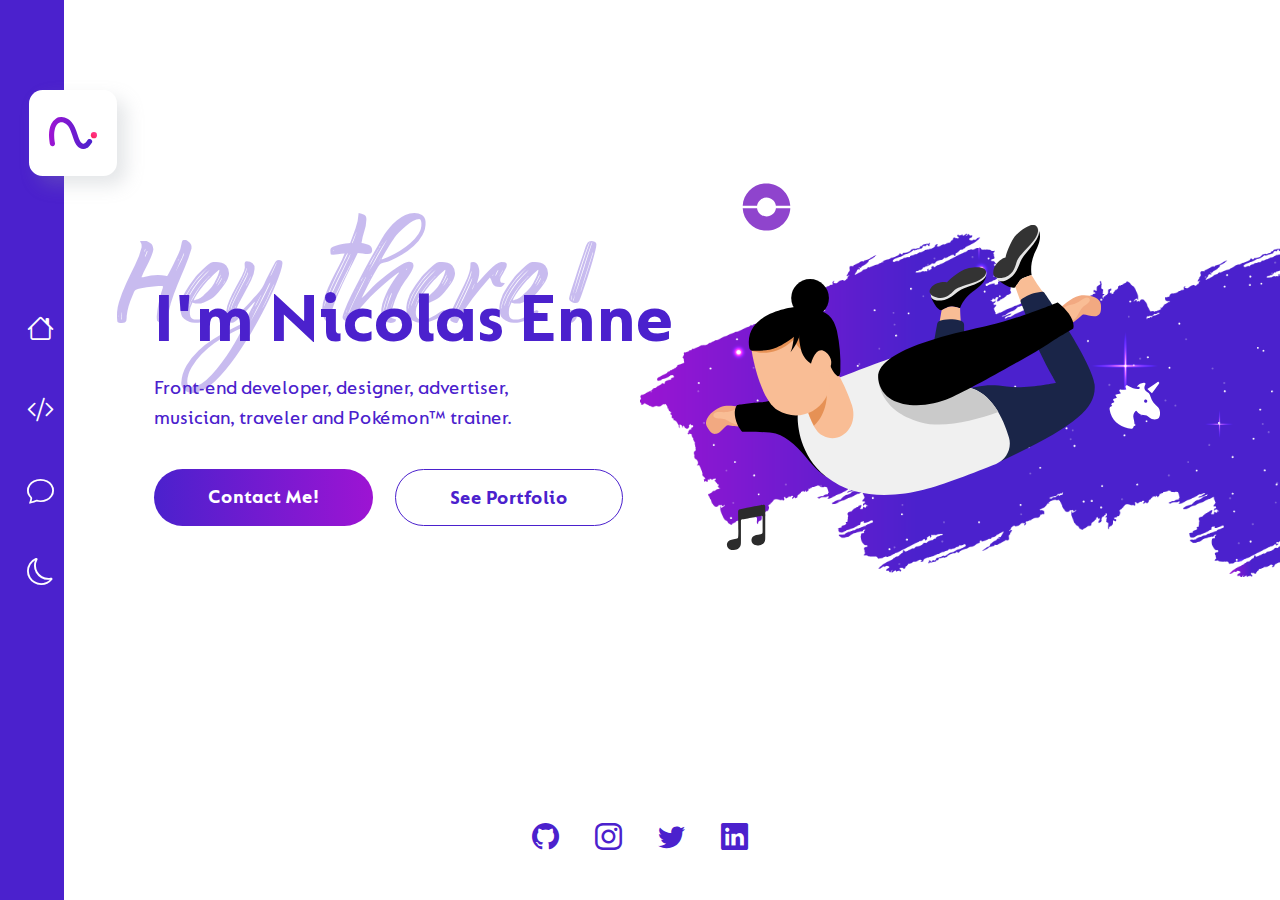
<file: index.html>
<!DOCTYPE html>
<html lang="en">
  <head>
    <meta charset="utf-8">
    <meta name="author" content="Nicolas Enne" />
    <meta name="description" content="Nicolas Enne - Front-end Developer and Designer.">
    <meta name="keywords" content="sites, web, development, programmer, front-end, designer, ui, ux, branding, nicolas, enne, freelancer, website" />
    <meta name="viewport" content="width=device-width, initial-scale=1">
    <meta name="theme-color" content="#4B21CD" />
    <meta name="copyright" content="nicolasenne 2021" />
    <meta http-equiv="content-language" content="en" />
    <meta property="og:image" content="https://nicolasenne.co/assets/images/icon.svg"/>
    <meta property="og:title" content="Nicolas Enne | Front-end Developer"/>
    <meta name="description" content="Nicolas Enne - Front-end Developer and Designer.">
    <meta property="og:type" content="website"/>
    <meta property="og:url" content="https://nicolasenne.co"/>
    <title>Nicolas Enne | Front-end Developer</title>
    <link rel="icon" href="assets/images/icon.svg">
    <link rel="stylesheet" href="https://cdn.jsdelivr.net/npm/bootstrap-icons@1.5.0/font/bootstrap-icons.css">
    <link rel="stylesheet" href="style/style.css">
    <link rel="shortcut icon" href="assets/images/icon.svg" type="image/x-icon" />
    <link rel="apple-touch-icon" href="assets/images/icon.svg" />
    <link rel="canonical" href="https://nicolasenne.co" />
    <!-- Global site tag (gtag.js) - Google Analytics -->
    <script async src="https://www.googletagmanager.com/gtag/js?id=G-3NZFQ0Q6FP"></script>
    <script>
      window.dataLayer = window.dataLayer || [];
      function gtag(){dataLayer.push(arguments);}
      gtag('js', new Date());

      gtag('config', 'G-3NZFQ0Q6FP');
    </script>
  </head>

  <body class="light-theme">
    <!-- Menu -->
    <header>
      <nav>
        <a href="index.html"><img class="logo" src="assets/images/icon.svg" alt="Nicolas Enne brand logo"></a>
        <ul>
          <div class="nav-anime">
            <li class="nav-item">
              <a href="index.html"><i class="nav-icon bi bi-house"></i><p>Home</p></a>
            </li>
          </div>
          <div class="nav-anime">
            <li class="nav-item">
              <a href="work.html"><i class="nav-icon bi bi-code-slash"></i><p>Work</p></a>
            </li>
          </div>
          <div class="nav-anime">
            <li class="nav-item">
              <a href="contact.html"><i class="nav-icon bi bi-chat"></i><p>Contact</p></a>
            </li>
          </div>
          <div class="nav-anime">
            <li class="nav-item">
              <a class="btn-toggle" onclick="themeToggle()"><i class="nav-icon bi bi-moon"></i><p>Mode</p></a>
            </li>
          </div>
        </ul>
      </nav>
    </header>

    <!-- Main -->
    <main>
      <section class="main">
        <div class="content">
          <h1 class="rolling-text">I'm Nicolas Enne</h1>
          <h2>Front-end developer, designer, advertiser, musician, traveler and Pokémon™ trainer.</h2>
          <h3>Hey there!</h3>
          <div class="buttons">
            <a href="contact.html" class="btn btn-contact">Contact Me!</a>
            <a href="work.html" class="btn btn-portfolio purple1">See Portfolio</a>
          </div>
        </div>
        <div class="main-img">
          <img class="main-detail" src="assets/images/main-detail.png" alt="Splash paint detail">
          <img class="nicolas-enne floating" src="assets/images/img-main.svg" alt="Nicolas Enne floating">
          <img class="icon-1 floating" src="assets/images/icon-1.svg">
          <img class="icon-2 floating" src="assets/images/icon-2.svg">
          <img class="icon-3 floating" src="assets/images/icon-3.svg">
        </div>
      </section>
    </main>

    <!-- Footer -->
    <footer>
      <ul class="footer-list">
        <li><a href="https://github.com/nicolasenne" target="_blank"><i class="bi bi-github"></i></a></li>
        <li><a href="https://www.instagram.com/nicolasenne" target="_blank"><i class="bi bi-instagram"></i></a></li>
        <li><a href="https://twitter.com/nicolasenne" target="_blank"><i class="bi bi-twitter"></i></a></li>
        <li><a href="https://www.linkedin.com/in/nicolasenne" target="_blank"><i class="bi bi-linkedin"></i></a></li>
      </ul>
    </footer>

    <!-- JavaScript -->
    <script src="js/main.js"></script>
    <script src="js/text.js"></script>

  </body>
</html>
</file>
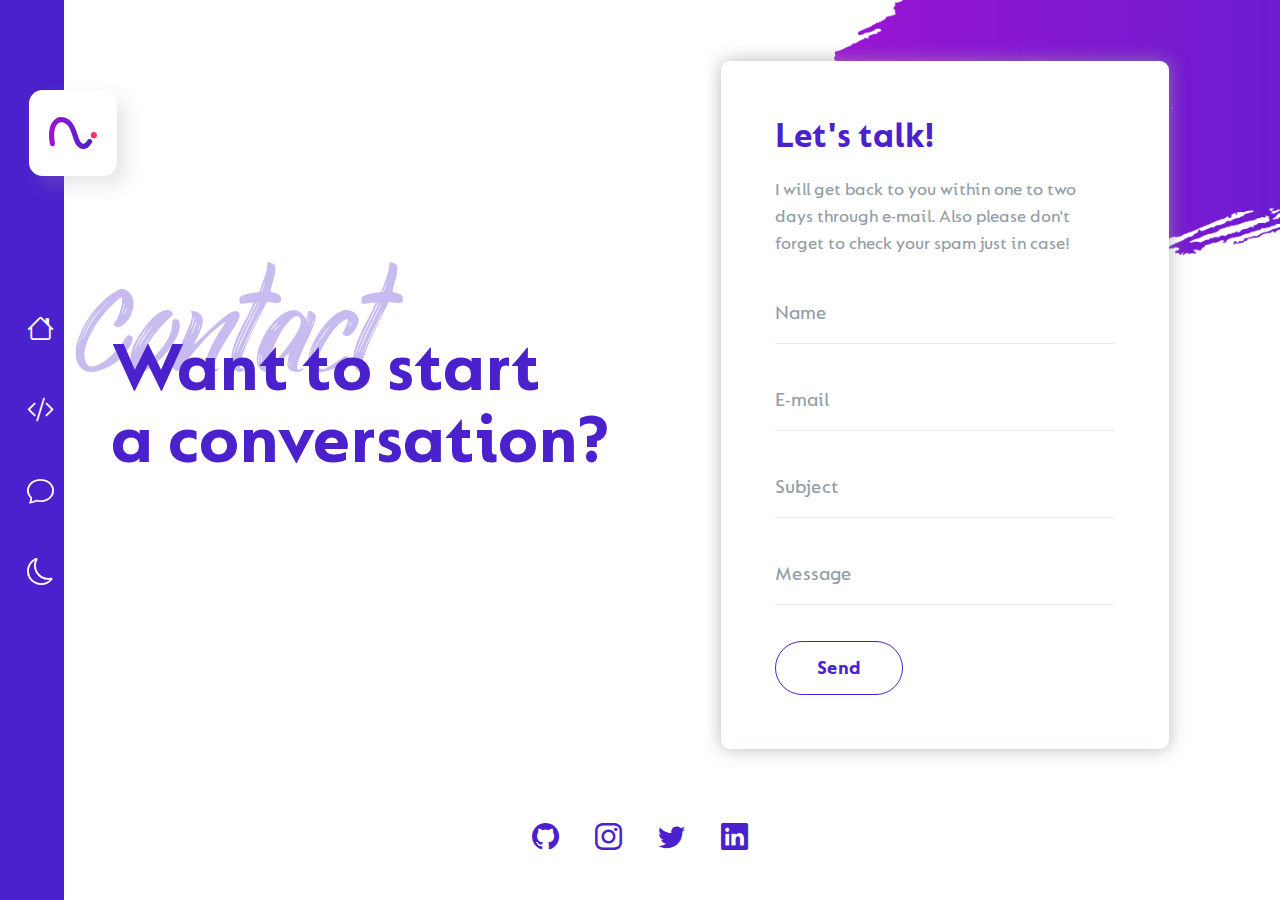
<file: contact.html>
<!DOCTYPE html>
<html lang="en">
  <head>
    <meta charset="utf-8">
    <meta name="author" content="Nicolas Enne" />
    <meta name="description" content="Nicolas Enne - Front-end Developer and Designer.">
    <meta name="keywords" content="sites, web, development, programmer, front-end, designer, ui, ux, branding, nicolas, enne, freelancer, website" />
    <meta name="viewport" content="width=device-width, initial-scale=1">
    <meta name="theme-color" content="#4B21CD" />
    <meta name="copyright" content="nicolasenne 2021" />
    <meta http-equiv="content-language" content="en" />
    <meta property="og:image" content="https://nicolasenne.co/assets/images/icon.svg"/>
    <meta property="og:title" content="Contact | Nicolas Enne - Front-end Developer"/>
    <meta name="description" content="Nicolas Enne - Front-end Developer and Designer - Contact">
    <meta property="og:type" content="website"/>
    <meta property="og:url" content="https://nicolasenne.co"/>
    <title>Contact | Nicolas Enne</title>
    <link rel="icon" href="assets/images/icon.svg">
    <link rel="stylesheet" href="https://cdn.jsdelivr.net/npm/bootstrap-icons@1.5.0/font/bootstrap-icons.css">
    <link rel="stylesheet" href="style/style.css">
    <link rel="shortcut icon" href="assets/images/icon.svg" type="image/x-icon" />
    <link rel="apple-touch-icon" href="assets/images/icon.svg" />
    <link rel="canonical" href="https://nicolasenne.co/contact" />
    <!-- Global site tag (gtag.js) - Google Analytics -->
    <script async src="https://www.googletagmanager.com/gtag/js?id=G-3NZFQ0Q6FP"></script>
    <script>
      window.dataLayer = window.dataLayer || [];
      function gtag(){dataLayer.push(arguments);}
      gtag('js', new Date());

      gtag('config', 'G-3NZFQ0Q6FP');
    </script>
  </head>

  <body class="light-theme">
    <!-- Navbar -->
    <header>
      <nav>
        <a href="index.html"><img class="logo" src="assets/images/icon.svg" alt="Nicolas Enne brand logo"></a>
        <ul>
          <div class="nav-anime">
            <li class="nav-item">
              <a href="index.html"><i class="nav-icon bi bi-house"></i><p>Home</p></a>
            </li>
          </div>
          <div class="nav-anime">
            <li class="nav-item">
              <a href="work.html"><i class="nav-icon bi bi-code-slash"></i><p>Work</p></a>
            </li>
          </div>
          <div class="nav-anime">
            <li class="nav-item">
              <a href="contact.html"><i class="nav-icon bi bi-chat"></i><p>Contact</p></a>
            </li>
          </div>
          <div class="nav-anime">
            <li class="nav-item">
              <a class="btn-toggle" onclick="themeToggle()"><i class="nav-icon bi bi-moon"></i><p>Mode</p></a>
            </li>
          </div>
        </ul>
      </nav>
    </header>

    <!-- Title & Form -->
    <section class="contact">
      <img class="detail-1" src="assets/images/detail-1.png" alt="Splash paint detail">
      <div class="content">
        <h3>Contact</h3>
        <h1>Want to start <br>a conversation?</h1>
      </div>
      <div class="contact-box">
        <h2>Let's talk!</h2>
        <p>I will get back to you within one to two days through e-mail. Also please don't forget to check your spam just in case!</p>
        <form action="https://formspree.io/f/xleapbeo" method="POST" id="my-form">
          <div class="field">
            <input type="text" name="name" required>
            <label>Name</label>
          </div>
          <div class="field">
            <input type="email" name="email" required>
            <label>E-mail</label>
          </div>
          <div class="field">
            <input type="text" name="subject" required>
            <label>Subject</label>
          </div>
          <div class="field">
            <input type="textarea" name="message" required>
            <label>Message</label>
          </div>
          <button type="submit" class="btn-portfolio btn-send">
            <span>Send</span>
            <div id="status">
              <i class="bi bi-check-lg success"></i>
            </div>
          </button>
        </form>
      </div>
    </section>

    <!-- Footer -->
    <footer>
      <ul class="footer-list">
        <li><a href="https://github.com/nicolasenne" target="_blank"><i class="bi bi-github"></i></a></li>
        <li><a href="https://www.instagram.com/nicolasenne" target="_blank"><i class="bi bi-instagram"></i></a></li>
        <li><a href="https://twitter.com/nicolasenne" target="_blank"><i class="bi bi-twitter"></i></a></li>
        <li><a href="https://www.linkedin.com/in/nicolasenne" target="_blank"><i class="bi bi-linkedin"></i></a></li>
      </ul>
    </footer>

    <!-- JavaScript -->
    <script src="js/sent.js"></script>
    <script src="js/main.js"></script>

  </body>
</html>
</file>
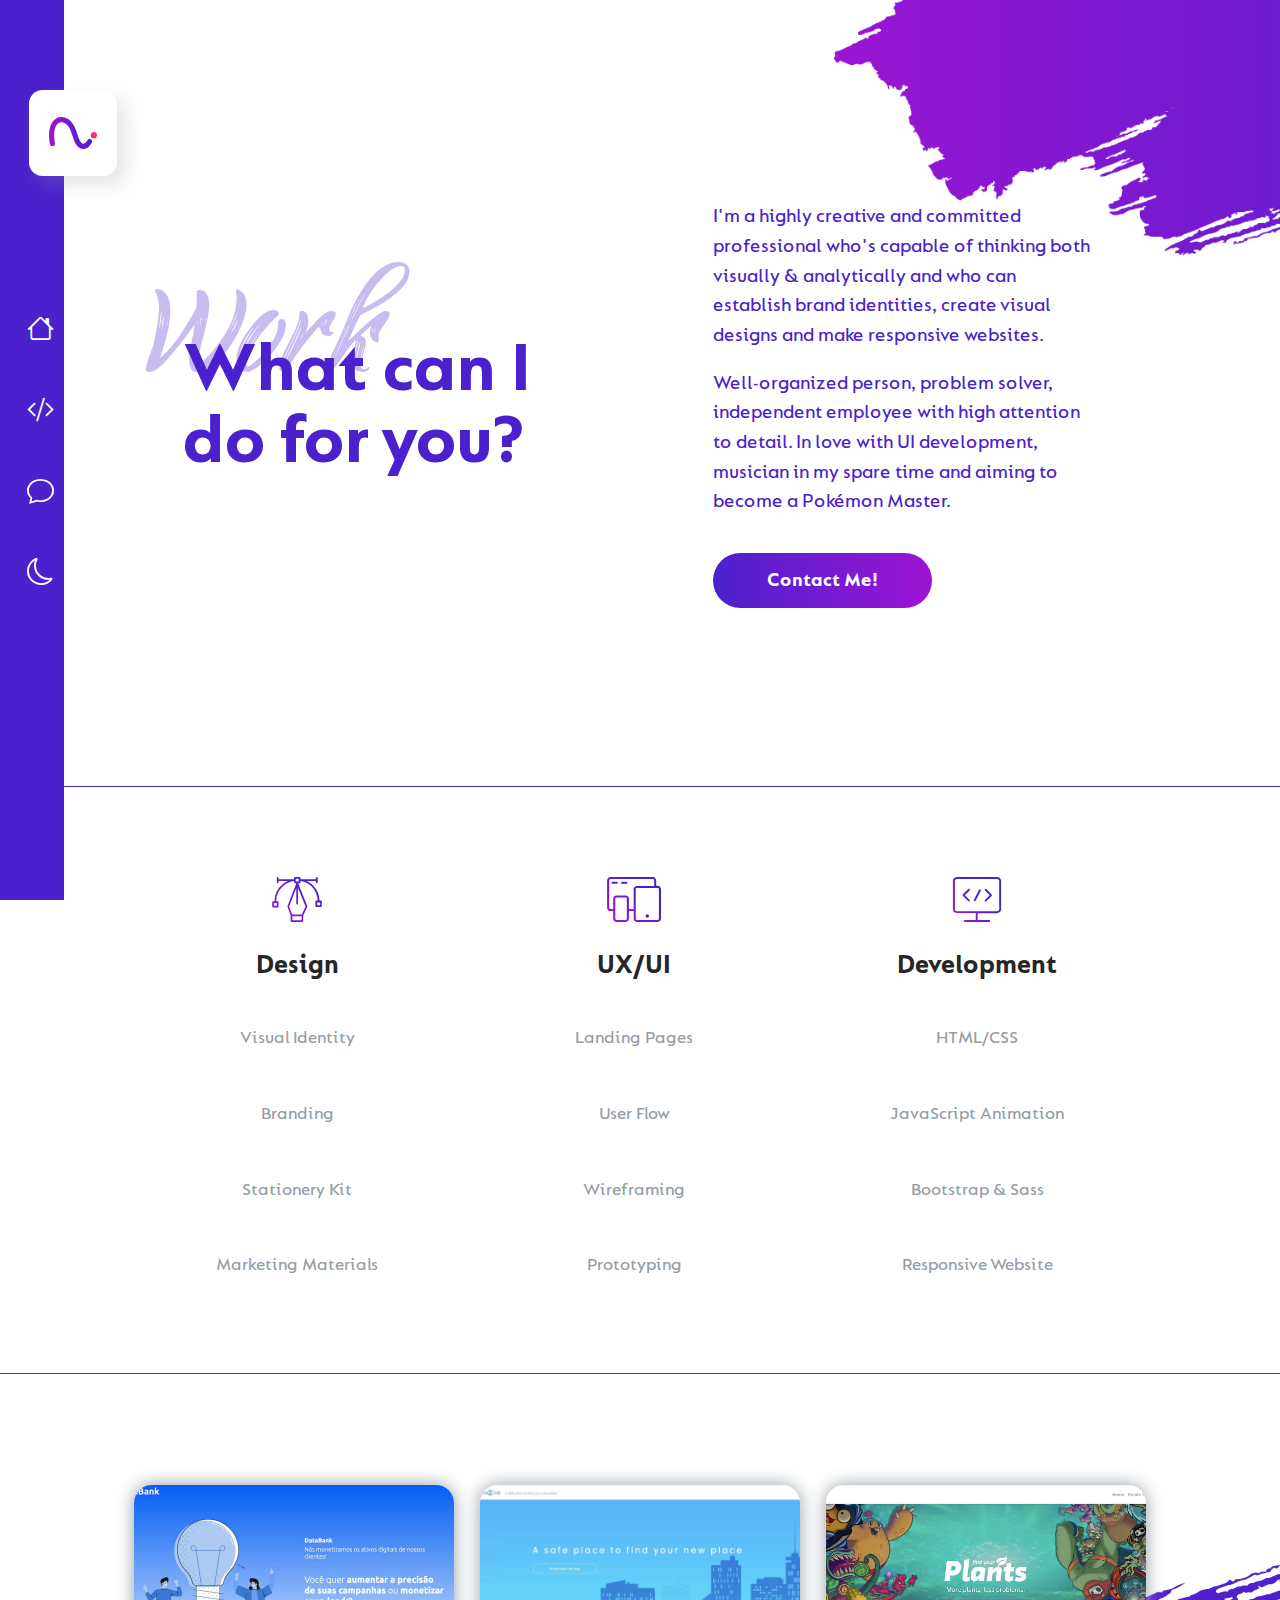
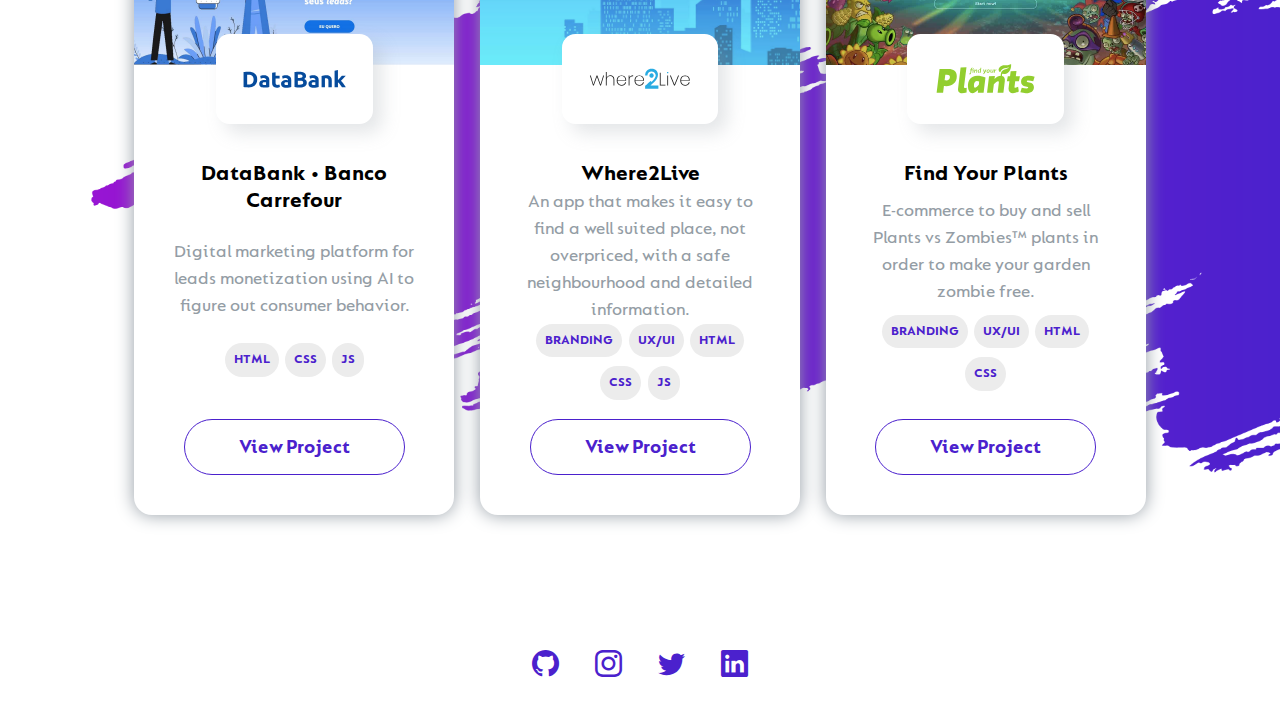
<file: work.html>
<!DOCTYPE html>
<html lang="en">
  <head>
    <meta charset="utf-8">
    <meta name="author" content="Nicolas Enne" />
    <meta name="description" content="Nicolas Enne - Front-end Developer and Designer.">
    <meta name="keywords" content="sites, web, development, programmer, front-end, designer, ui, ux, branding, nicolas, enne, freelancer, website" />
    <meta name="viewport" content="width=device-width, initial-scale=1">
    <meta name="theme-color" content="#4B21CD" />
    <meta name="copyright" content="nicolasenne 2021" />
    <meta http-equiv="content-language" content="en" />
    <meta property="og:image" content="https://nicolasenne.co/assets/images/icon.svg"/>
    <meta property="og:title" content="Work | Nicolas Enne - Front-end Developer"/>
    <meta name="description" content="Nicolas Enne - Front-end Developer and Designer - Work">
    <meta property="og:type" content="website"/>
    <meta property="og:url" content="https://nicolasenne.co"/>
    <title>Work | Nicolas Enne</title>
    <link rel="icon" href="assets/images/icon.svg">
    <link rel="stylesheet" href="https://cdn.jsdelivr.net/npm/bootstrap-icons@1.5.0/font/bootstrap-icons.css">
    <link rel="stylesheet" href="style/style.css">
    <link rel="shortcut icon" href="assets/images/icon.svg" type="image/x-icon" />
    <link rel="apple-touch-icon" href="assets/images/icon.svg" />
    <link rel="canonical" href="https://nicolasenne.co/work" />
    <!-- Global site tag (gtag.js) - Google Analytics -->
    <script async src="https://www.googletagmanager.com/gtag/js?id=G-3NZFQ0Q6FP"></script>
    <script>
      window.dataLayer = window.dataLayer || [];
      function gtag(){dataLayer.push(arguments);}
      gtag('js', new Date());

      gtag('config', 'G-3NZFQ0Q6FP');
    </script>
  </head>

  <body class="light-theme">
    <!-- Navbar -->
    <header>
      <nav>
        <a href="index.html"><img class="logo" src="assets/images/icon.svg" alt="Nicolas Enne brand logo"></a>
        <ul>
          <div class="nav-anime">
            <li class="nav-item">
              <a href="index.html"><i class="nav-icon bi bi-house"></i><p>Home</p></a>
            </li>
          </div>
          <div class="nav-anime">
            <li class="nav-item">
              <a href="work.html"><i class="nav-icon bi bi-code-slash"></i><p>Work</p></a>
            </li>
          </div>
          <div class="nav-anime">
            <li class="nav-item">
              <a href="contact.html"><i class="nav-icon bi bi-chat"></i><p>Contact</p></a>
            </li>
          </div>
          <div class="nav-anime">
            <li class="nav-item">
              <a class="btn-toggle" onclick="themeToggle()"><i class="nav-icon bi bi-moon"></i><p>Mode</p></a>
            </li>
          </div>
        </ul>
      </nav>
    </header>

    <!-- Title -->
    <section class="work">
      <div class="content">
        <h3>Work</h3>
        <h1>What can I <br>do for you?</h1>
      </div>
      <img class="detail-1" src="assets/images/detail-1.png" alt="Splash paint detail">
      <div class="content">
        <p>I'm a highly creative and committed professional who's capable of thinking both visually & analytically
        and who can establish brand identities, create visual designs and make responsive websites.</p>
        <p>Well-organized person, problem solver, independent employee with high attention to detail. In love with
          UI development, musician in my spare time and aiming to become a Pokémon Master.</p>
        <div class="buttons">
          <a href="contact.html" class="btn btn-contact">Contact Me!</a>
        </div>
      </div>
    </section>

    <!-- Skills -->
    <section class="skills">
      <div class="skills-flex">
        <div class="skills-items">
          <img src="assets/images/skills-img-1.svg">
          <h5>Design</h5>
          <ul>
            <div class="skills-bars">
              <div class="bar">
                <div class="progress-line hundred"><span></span></div>
                <li>Visual Identity</li>
              </div>
              <div class="bar">
                <div class="progress-line hundred"><span></span></div>
                <li>Branding</li>
              </div>
              <div class="bar">
                <div class="progress-line eighty"><span></span></div>
                <li>Stationery Kit</li>
              </div>
              <div class="bar">
                <div class="progress-line ninety"><span></span></div>
                <li>Marketing Materials</li>
              </div>
            </div>
          </ul>
        </div>
        <div class="skills-items">
          <img src="assets/images/skills-img-2.svg">
          <h5>UX/UI</h5>
          <ul>
            <div class="skills-bars">
              <div class="bar">
                <div class="progress-line hundred"><span></span></div>
                <li>Landing Pages</li>
              </div>
              <div class="bar">
                <div class="progress-line ninety"><span></span></div>
                <li>User Flow</li>
              </div>
              <div class="bar">
                <div class="progress-line eighty"><span></span></div>
                <li>Wireframing</li>
              </div>
              <div class="bar">
                <div class="progress-line eighty"><span></span></div>
                <li>Prototyping</li>
              </div>
            </div>
          </ul>
        </div>
        <div class="skills-items">
          <img src="assets/images/skills-img-3.svg">
          <h5>Development</h5>
          <ul>
            <div class="skills-bars">
              <div class="bar">
                <div class="progress-line ninety"><span></span></div>
                <li>HTML/CSS</li>
              </div>
              <div class="bar">
                <div class="progress-line fifty"><span></span></div>
                <li>JavaScript Animation</li>
              </div>
              <div class="bar">
                <div class="progress-line sixty"><span></span></div>
                <li>Bootstrap & Sass</li>
              </div>
              <div class="bar">
                <div class="progress-line seventy"><span></span></div>
                <li>Responsive Website</li>
              </div>
            </div>
          </ul>
        </div>
      </div>
    </section>

    <!-- Portfolio -->
    <section class="portfolio">
      <img class="detail-2" src="assets/images/detail-2.png" alt="Splash paint detail">
      <div class="cards">
        <div class="card">
          <img class="card-img" src="assets/images/portfolio-1.jpg">
          <div class="card-body">
            <img class="card-logo" src="assets/images/logo-1.svg">
            <h4>DataBank • Banco Carrefour</h4>
            <p>Digital marketing platform for leads monetization using AI to figure out consumer behavior.</p>
            <div class="tags">
              <span class="tag">HTML</span>
              <span class="tag">CSS</span>
              <span class="tag">JS</span>
            </div>
            <a class="btn btn-portfolio btn-card" href="http://www.databank-poc.cf/" target="_blank">View Project</a>
          </div>
        </div>
        <div class="card">
          <img class="card-img" src="assets/images/portfolio-2.jpg">
          <div class="card-body">
            <img class="card-logo" src="assets/images/logo-2.svg">
            <h4>Where2Live</h4>
            <p>An app that makes it easy to find a well suited place, not overpriced, with a safe neighbourhood and detailed information.</p>
            <div class="tags">
              <span class="tag">Branding</span>
              <span class="tag">UX/UI</span>
              <span class="tag">HTML</span>
              <span class="tag">CSS</span>
              <span class="tag">JS</span>
            </div>
            <a class="btn btn-portfolio btn-card" href="https://where2live.herokuapp.com/home" target="_blank">View Project</a>
          </div>
        </div>
        <div class="card">
          <img class="card-img" src="assets/images/portfolio-3.jpg">
          <div class="card-body">
            <img class="card-logo" src="assets/images/logo-3.svg">
            <h4>Find Your Plants</h4>
            <p>E-commerce to buy and sell Plants vs Zombies™ plants in order to make your garden zombie free.</p>
            <div class="tags">
              <span class="tag">Branding</span>
              <span class="tag">UX/UI</span>
              <span class="tag">HTML</span>
              <span class="tag">CSS</span>
            </div>
            <a class="btn btn-portfolio btn-card" href="https://plants-vs-zoombies-leetchos.herokuapp.com/" target="_blank">View Project</a>
          </div>
        </div>
      </div>
    </section>

    <!-- Footer -->
    <footer>
      <ul class="footer-list">
        <li><a href="https://github.com/nicolasenne" target="_blank"><i class="bi bi-github"></i></a></li>
        <li><a href="https://www.instagram.com/nicolasenne" target="_blank"><i class="bi bi-instagram"></i></a></li>
        <li><a href="https://twitter.com/nicolasenne" target="_blank"><i class="bi bi-twitter"></i></a></li>
        <li><a href="https://www.linkedin.com/in/nicolasenne" target="_blank"><i class="bi bi-linkedin"></i></a></li>
      </ul>
    </footer>

    <!-- JavaScript -->
    <script src="js/main.js"></script>

  </body>
</html>
</file>
<file: style/style.css>
/* Normalize */

html {
  line-height: 1.15; /* 1 */
  -webkit-text-size-adjust: 100%; /* 2 */
}

body {
  margin: 0;
}

main {
  display: block;
}

h1 {
  font-size: 2em;
  margin: 0.67em 0;
}

hr {
  box-sizing: content-box; /* 1 */
  overflow: visible; /* 2 */
}

pre {
  font-family: monospace, monospace; /* 1 */
  font-size: 1em; /* 2 */
}

a {
  background-color: transparent;
}

abbr[title] {
  border-bottom: none; /* 1 */
  text-decoration: underline; /* 2 */
  text-decoration: underline dotted; /* 2 */
}

b,
strong {
  font-weight: bolder;
}

code,
kbd,
samp {
  font-family: monospace, monospace; /* 1 */
  font-size: 1em; /* 2 */
}

small {
  font-size: 80%;
}

sub,
sup {
  font-size: 75%;
  line-height: 0;
  position: relative;
  vertical-align: baseline;
}

sub {
  bottom: -0.25em;
}

sup {
  top: -0.5em;
}

img {
  border-style: none;
}

button,
input,
optgroup,
select,
textarea {
  font-family: inherit; /* 1 */
  font-size: 100%; /* 1 */
  line-height: 1.15; /* 1 */
  margin: 0; /* 2 */
}

button,
input { /* 1 */
  overflow: visible;
}

button,
select { /* 1 */
  text-transform: none;
}

button,
[type="button"],
[type="reset"],
[type="submit"] {
  -webkit-appearance: button;
}

button::-moz-focus-inner,
[type="button"]::-moz-focus-inner,
[type="reset"]::-moz-focus-inner,
[type="submit"]::-moz-focus-inner {
  border-style: none;
  padding: 0;
}

button:-moz-focusring,
[type="button"]:-moz-focusring,
[type="reset"]:-moz-focusring,
[type="submit"]:-moz-focusring {
  outline: 1px dotted ButtonText;
}

fieldset {
  padding: 0.35em 0.75em 0.625em;
}

legend {
  box-sizing: border-box; /* 1 */
  color: inherit; /* 2 */
  display: table; /* 1 */
  max-width: 100%; /* 1 */
  padding: 0; /* 3 */
  white-space: normal; /* 1 */
}

progress {
  vertical-align: baseline;
}

textarea {
  overflow: auto;
}

[type="checkbox"],
[type="radio"] {
  box-sizing: border-box; /* 1 */
  padding: 0; /* 2 */
}

[type="number"]::-webkit-inner-spin-button,
[type="number"]::-webkit-outer-spin-button {
  height: auto;
}

[type="search"] {
  -webkit-appearance: textfield; /* 1 */
  outline-offset: -2px; /* 2 */
}

[type="search"]::-webkit-search-decoration {
  -webkit-appearance: none;
}

::-webkit-file-upload-button {
  -webkit-appearance: button; /* 1 */
  font: inherit; /* 2 */
}

details {
  display: block;
}

summary {
  display: list-item;
}

template {
  display: none;
}

[hidden] {
  display: none;
}

a {
  text-decoration: none;
}

 ol, ul {
   list-style: none;
 }

 html, body, div, span, iframe, h1, h2, h3, h4, h5, h6, p, blockquote, a, em, img, dl, dt, dd, ol, ul, li, fieldset, form, label, legend, article, footer, header, nav, section, main {
   margin: 0;
   padding: 0;
   border: 0;
   vertical-align: baseline;
 }

 h1, h2, h3, h4, h5, h6, p, a, ul {
   font-size: 1em;
   font-weight: normal;
 }

 /* Input Styles */

 input:-webkit-autofill,
 input:-webkit-autofill:hover,
 input:-webkit-autofill:focus,
 textarea:-webkit-autofill,
 textarea:-webkit-autofill:hover,
 textarea:-webkit-autofill:focus,
 select:-webkit-autofill,
 select:-webkit-autofill:hover,
 select:-webkit-autofill:focus {
   -webkit-text-fill-color: var(--clr-black);
   -webkit-box-shadow: 0 0 0px 1000px transparent inset;
   box-shadow: 0 0 0px 1000px transparent inset;
   transition: background-color 5000s ease-in-out 0s;
 }

 .dark-theme input:-webkit-autofill {
   -webkit-text-fill-color: var(--clr-white);
 }

 input, select, textarea { color: var(--clr-black); }
 .dark-theme input, select, textarea { color: var(--clr-white); }

/* Fonts */

@font-face {
  font-family: 'FSLucasPro';
  src: url('../assets/fonts/FSLucasPro-Bold.ttf');
  font-style: bold;
  font-weight: 700;
}

@font-face {
  font-family: 'FSLucasPro';
  src: url('../assets/fonts/FSLucasPro-SemiBd.ttf');
  font-style: semibold;
  font-weight: 600;
}

@font-face {
  font-family: 'FSLucasPro';
  src: url('../assets/fonts/FSLucasPro-Med.ttf');
  font-style: medium;
  font-weight: 500;
}

@font-face {
  font-family: 'YouthTouchRegular';
  src: url('../assets/fonts/YouthTouchRegular.ttf');
  font-style: normal;
  font-weight: 500;
}


/* General */

:root {
  font-size: 16px;
  font-family: 'FSLucasPro';
  --clr-white: #fff;
  --clr-black: #262626;
  --clr-gray1:  #949da5;
  --clr-gray2: #ececec;
  --clr-purple1: #4B21CD;
  --clr-purple2: #9D14D3;
  --clr-hover: #291075;
  --clr-check: #00bfa5;
}

html { height: 100%; }
body { display: flex; flex-flow: column; min-height: 100vh; }

body.light-theme { background: #fff; transition: ease .5s; }
body.dark-theme { background: #060606; transition: ease .5s; }

body::-webkit-scrollbar { height: 0.5vw; width: 0.5vw; }
body::-webkit-scrollbar-track { background: var(--clr-gray2); }
body::-webkit-scrollbar-thumb { background: var(--clr-purple1); border-radius: 1vh; }

::selection { color: var(--clr-white); background: var(--clr-purple1); }


/* Navbar */

nav {
  display: flex;
  align-items: center;
  position: fixed;
  width: 5vw;
  min-width: 5%;
  height: 100vh;
  z-index: 1000;
  text-align: center;
  color: var(--clr-white);
  background-color: var(--clr-purple1);
}

  .logo {
    position: absolute;
    top: 10%;
    left: 45%;
    height: 3.5vh;
    padding: 3vh 2.2vh;
    border-radius: 1.5vh;
    background-color: var(--clr-white);
    box-shadow: rgba(149 157 165 / 0.25) 1vh 1vh 2vh;
  }

  .dark-theme .logo {
    box-shadow: rgba(0, 0, 0, 0) 1vh 1vh 2vh;
  }

  .nav-anime {
    height: 9vh;
    overflow: hidden;
    cursor: pointer;
    display: block;
  }

  .nav-anime:hover .nav-item {
    margin-top: -6vh;
  }

  .nav-anime:hover {
    background: var(--clr-hover);
    transform: scale(1.2);
    cursor: pointer;
  }

  .nav-anime,
  .nav-item {
    transition: ease .3s;
  }

    .nav-item {
      display: block;
      font-size: 2vh;
    }

    .nav-item a {
      color: var(--clr-white);
    }

    .nav-icon {
      display: flex;
      font-size: 3vh;
      margin: 3vh;
    }


/* Multiple Pages */

.content {
  position: relative;
  display: flex;
  flex-flow: column;
  gap: 2vh;
  color: var(--clr-purple1);
}

  .content h1 {
    font: bold 8vh 'FSLucasPro';
    line-height: 1.0;
    white-space: nowrap;
    z-index: 1;
  }

    .rolling-text {
      height: 8vh;
      overflow: hidden;
    }

      .dark-theme .rolling-text .letter {
        transform: translateY(-100%);
      }

      .rolling-text .block:last-child {
        color: var(--clr-purple2);
      }

      .rolling-text .letter {
        display: inline-block;
        transition: transform 0.6s cubic-bezier(0.76, 0, 0.24, 1);
      }

      .letter:nth-child(1)  { transition-delay: 0s; }
      .letter:nth-child(2)  { transition-delay: 0.015s; }
      .letter:nth-child(3)  { transition-delay: 0.03s; }
      .letter:nth-child(4)  { transition-delay: 0.045s; }
      .letter:nth-child(5)  { transition-delay: 0.06s; }
      .letter:nth-child(6)  { transition-delay: 0.075s; }
      .letter:nth-child(7)  { transition-delay: 0.09s; }
      .letter:nth-child(8)  { transition-delay: 0.105s; }
      .letter:nth-child(9)  { transition-delay: 0.12s; }
      .letter:nth-child(10) { transition-delay: 0.135s; }
      .letter:nth-child(11) { transition-delay: 0.15s; }
      .letter:nth-child(12) { transition-delay: 0.165s; }
      .letter:nth-child(13) { transition-delay: 0.18s; }
      .letter:nth-child(14) { transition-delay: 0.195s; }
      .letter:nth-child(15) { transition-delay: 0.21s; }
      .letter:nth-child(16) { transition-delay: 0.225s; }
      .letter:nth-child(17) { transition-delay: 0.24s; }
      .letter:nth-child(18) { transition-delay: 0.255s; }
      .letter:nth-child(19) { transition-delay: 0.27s; }
      .letter:nth-child(20) { transition-delay: 0.285s; }
      .letter:nth-child(21) { transition-delay: 0.3s; }

  .content h2,
  .content p  {
    max-width: 30vw;
    font-size: 2.2vh;
    line-height: 1.5;
  }

  h3 {
    position: absolute;
    font: 20vh 'YouthTouchRegular';
    top: -12vh;
    left: -3vw;
    opacity: 0.3;
    white-space: nowrap;
  }

  .dark-theme h3 {
    opacity: 0.6;
  }


/* Home */

.main {
  display: flex;
  align-items: center;
  justify-content: space-between;
  margin-left: 12vw;
  height: 90vh;
  gap: 5vw;
}

    .buttons {
      display: flex;
      gap: 2.5vh;
    }

    .btn {
      flex-flow: row nowrap;
      font: bold 2.2vh 'FSLucasPro';
      padding: 1.7vh 6vh;
      margin-top: 2vh;
      border-radius: 5vh;
      border: none;
      background-size: 200%;
      cursor: pointer;
      transition: ease .3s;
    }

    .btn-contact {
      background-image: linear-gradient(to left, var(--clr-purple1), var(--clr-purple2), var(--clr-purple1));
      color: var(--clr-white);
    }

    .btn-contact:hover {
      background-position: right;
      transform: scale(1.1);
    }

    .btn-portfolio {
      background: none;
      position: relative;
      overflow: hidden;
      border: 0.1vh solid var(--clr-purple1);
      color: var(--clr-purple1);
    }

    .btn-portfolio::before,
    .btn-portfolio::after {
      content: '';
      position: absolute;
      z-index: -1;
      background: var(--clr-purple1);
    }

    .btn-portfolio:hover {
      color: var(--clr-white);
    }

    .btn-portfolio::after {
      height: 100%;
      left: -35%;
      top: 0;
      transform: skew(50deg);
      transition-duration: 0.6s;
      transform-origin: top left;
      width: 0;
    }

    .btn-portfolio:hover:after {
      height: 100%;
      width: 135%;
    }

    .main-img {
      position: relative;
      display: flex;
      align-items: center;
    }

    .main-detail {
      position: absolute;
      right: 0;
      width: 50vw;
    }

    .floating {
      animation: floating 5s ease-in-out infinite;
    }

    @keyframes floating {
        from { transform: translate(0,  0px); }
        50%  { transform: translate(-15px, 40px); }
        to   { transform: translate(0, -0px); }
    }

    .nicolas-enne {
      position: absolute;
      top: -20vh;
      right: 14vw;
      height: 30vh;
    }

    .icon-1, .icon-2, .icon-3 {
      position: absolute;
    }

    .icon-1 {
      height: 6vh;
      top: -25vh;
      right: 38vw;
      animation-delay: -2s;
    }

    .icon-2 {
      height: 7vh;
      right: 9vw;
      animation-delay: -1s;
    }

    .icon-3 {
      height: 7vh;
      top: 10vh;
      right: 39vw;
      animation-delay: -3s;
    }


/* Work */

.work {
  display: flex;
  align-items: center;
  justify-content: space-evenly;
  height: 90vh;
}

.detail-1 {
  position: absolute;
  height: 30vh;
  top: 0;
  right: 0;
  z-index: -10;
}

/* Work - Skills */

.skills {
  height: 60vh;
  display: flex;
  flex-flow: column;
  align-items: center;
  justify-content: center;
  gap: 10vh;
  text-align: center;
}

  .skills:before, .skills:after {
    content: "";
    margin: 0 1rem;
    width: 100%;
    border-top: 0.1vh solid var(--clr-purple1);
  }

    .skills-flex {
      display: flex;
      gap: 15vw;
    }

      .skills-items {
        display: flex;
        flex-flow: column;
        gap: 3vh;
        min-width: 10vw;
      }

        .skills img {
          height: 5vh;
        }

        .skills h5 {
          font: bold 3vh 'FSLucasPro';
          color: var(--clr-black);
        }

        .dark-theme .skills h5 {
          color: var(--clr-white);
        }

          .skills li {
            font-size: 2vh;
            line-height: 2;
            color: var(--clr-gray1);
          }

          .dark-theme .skills li {
            color: var(--clr-gray2);
          }

          .skills-bars {
            display: flex;
            flex-flow: column;
            gap: 3vh;
          }

          .skills-bars .bar .progress-line {
            height: 0.4vh;
            width: 100%;
            background: var(--clr-gray2);
            position: relative;
            transform: scaleX(0);
            transform-origin: left;
            border-radius: 2vh;
            animation: animate 2s ease forwards;
          }

            @keyframes animate {
              100% { transform: scaleX(1); }
            }

            .bar {
              display: flex;
              flex-flow: column;
              gap: 1vh;
            }

            .bar .progress-line span {
              height: 100%;
              left: 0;
              position: absolute;
              border-radius: 2vh;
              transform: scaleX(0);
              transform-origin: left;
              background: var(--clr-purple1);
              animation: animate 2s 1.5s ease forwards;
            }

            .dark-theme .bar .progress-line span {
              background: var(--clr-purple2);
            }

            .bar .progress-line.hundred span{ width: 100%; }
            .bar .progress-line.ninety span{ width: 90%; }
            .bar .progress-line.eighty span{ width: 80%; }
            .bar .progress-line.seventy span{ width: 70%; }
            .bar .progress-line.sixty span{ width: 60%; }
            .bar .progress-line.fifty span{ width: 50%; }


/* Work - Portfolio */

.portfolio {
  display: flex;
  flex-flow: column;
  align-items: center;
  justify-content: center;
  height: 100vh;
}

  .detail-2 {
    position: absolute;
    width: 95vw;
    right: 0;
    z-index: -10;
  }

  .cards {
    display: flex;
    align-items: center;
    justify-content: center;
    gap: 2vw;
  }

    .card {
      height: 70vh;
      width: 25vw;
      border-radius: 2vh;
      box-shadow: var(--clr-gray1) 0 0 2vh;
      overflow: hidden;
      background-color: var(--clr-white);
      z-index: 0;
    }

    .dark-theme .card {
      background-color: var(--clr-black);
      box-shadow: rgba(0, 0, 0, 0) 0 0 2vh;
    }

      .card-img {
        height: 20vh;
        width: 100%;
        object-fit: cover;
        transition: ease .3s;
      }

      .card-img:hover {
        transform: scale(1.1);
        overflow: hidden;
      }

      .card-body {
        position: relative;
        height: 50%;
        display: flex;
        flex-flow: column;
        align-items: center;
        justify-content: space-between;
        text-align: center;
        padding: 10vh 3vw;
      }

        .card-logo {
          position: absolute;
          height: 4vh;
          max-width: 8vw;
          top: -4vh;
          padding: 3vh;
          border-radius: 1.5vh;
          background-color: var(--clr-white);
          box-shadow: rgba(149 157 165 / 0.25) 1vh 1vh 2vh;
        }

        .dark-theme .card-logo {
          box-shadow: rgba(0, 0, 0, 0) 1vh 1vh 2vh;
          border: 0.1vh solid var(--clr-white);
          fill: white;
        }

        .card h4 {
          font: bold 2.5vh 'FSLucasPro';
        }

        .dark-theme .card h4 {
          color: var(--clr-white);
        }

        .card p {
          font-size: 2vh;
          line-height: 1.5;
          color: var(--clr-gray1);
        }

        .dark-theme .card p {
          color: var(--clr-gray2);
        }

        .tags {
          display: flex;
          flex-flow: row wrap;
          justify-content: center;
          gap: 1vh 0.5vw;
        }

        .tag {
          font-size: 1.5vh;
          padding: 1vh;
          font-weight: bold;
          text-transform: uppercase;
          border-radius: 5vw;
          color: var(--clr-purple1);
          background-color: var(--clr-gray2);
        }

        .dark-theme .tag {
          color: var(--clr-white);
          background-color: var(--clr-purple1);
        }

        .btn-card {
          background-color: transparent;
          border: 0.1vh solid var(--clr-purple1);
        }

        .dark-theme .btn-card {
          background-color: transparent;
          border: 0.1vh solid var(--clr-white);
          color: var(--clr-white);
        }

        .btn-card:hover {
          color: var(--clr-white);
          border: 0.1vh solid var(--clr-purple1);
        }


/* Contact */

.contact {
  height: 90vh;
  display: flex;
  align-items: center;
  justify-content: space-evenly;
}

  .contact-box {
    position: relative;
    width: 35vw;
    padding: 6vh;
    box-sizing: border-box;
    border-radius: 1vh;
    box-shadow: rgb(149 157 165 / 70%) 0 0 2vh;
    z-index: 0;
    background-color: var(--clr-white);
  }

  .dark-theme .contact-box {
    background-color: var(--clr-black);
    box-shadow: rgba(0, 0, 0, 0) 0 0 2vh;
  }

    .contact-box h2 {
      font: bold 4vh 'FSLucasPro';
      color: var(--clr-purple1);
    }

    .dark-theme .contact-box h2 {
      color: var(--clr-purple2);
    }

    .contact-box p {
      margin: 2vh 0 4vh 0;
      font-size: 2vh;
      line-height: 1.5;
      color: var(--clr-gray1);
    }

    .dark-theme .contact-box p {
      color: var(--clr-gray2);
    }

    .field {
      position: relative;
    }

      .field input {
        width: 100%;
        padding: 1.5vh 0;
        font-size: 2.2vh;
        margin-bottom: 4vh;
        border: none;
        border-bottom: 0.2vh solid var(--clr-gray2);
        outline: none;
        background: transparent;
      }

      .field label {
        position: absolute;
        top: 0;
        left: 0;
        padding: 1vh 0;
        font-size: 2.2vh;
        pointer-events: none;
        transition: .5s;
        color: var(--clr-gray1);
      }

      .dark-theme .field label {
        color: var(--clr-gray2);
      }

      .field input:focus ~ label,
      .field input:valid ~ label {
        top: -2.5vh;
        left: 0;
        font-size: 1.8vh;
        color: var(--clr-purple1);
      }

      .dark-theme .field input:focus ~ label,
      .dark-theme .field input:valid ~ label {
        top: -2.5vh;
        left: 0;
        font-size: 1.8vh;
        color: var(--clr-purple2);
      }

      .wrapper{
        width: 100%;
        height: 100%;
      }

        .btn-send {
          position: relative;
          font: bold 2.2vh 'FSLucasPro';
          height: 6vh;
          width: 10vw;
          border-radius: 5vh;
          cursor: pointer;
          overflow: hidden;
          transition: .3s ease;
          z-index: 0;
          color: var(--clr-purple1);
          border: 0.1vh solid var(--clr-purple1);
          background-color: var(--clr-white);
        }

        .dark-theme .btn-send {
          background-color: transparent;
          color: var(--clr-white);
          border: 0.1vh solid var(--clr-white);
        }

        .dark-theme .btn-send:hover {
          border: 0.1vh solid var(--clr-purple1);
        }

        #status {
          position: absolute;
          top: 34%;
          left: 31%;
          border-radius: 5vh;
          z-index: 1;
          visibility: hidden;
          transition: .3s ease;
        }

        #status .success {
          transform-origin: 50% 50%;
          transform: translateY(-50%) rotate(0deg) scale(0);
          transition: .3s ease;
          color: var(--clr-check);
        }

        .btn-send.is_active {
          width: 3vw;
          height: 5.5vh;
          border: 0.1vh solid var(--clr-check);
        }

        .btn-send.is_active .success {
          opacity: 1;
          visibility: visible;
        }

        .btn-send.is_active span {
          opacity: 0;
          visibility: hidden;
        }


/* Footer */

footer {
  display: flex;
  justify-content: center;
  margin: auto 0 5vh 0;
}

  .footer-list {
    display: flex;
    gap: 4vh;
    font-size: 3vh;
  }

    footer a {
      cursor: pointer;
      transition: ease .3s;
      color: var(--clr-purple1);
    }

    footer a:hover {
      color: var(--clr-purple2);
    }


/* Tablets */

@media only screen and (min-width: 788px) and (max-width: 979px) {

  nav {
    align-items: center;
    justify-content: center;
    width: 100%;
    max-width: 100%;
    height: 5rem;
    bottom: 0;
  }

  .logo {
    display: none;
  }

  nav ul {
    display: flex;
    gap: 6vw;
  }

  .main {
    justify-content: space-between;
    margin: 0;
  }

  .main .content {
    margin-left: 5vw;
  }

  h3 {
    font-size: 12vh;
    top: -22%;
    right: 0;
    left: 10%;
    margin: auto;
  }

  .content h1 {
    font-size: 6vh;
    line-height: 1.2;
  }

  .content h2,
  .content p  {
    max-width: 40vw;
  }

  .buttons {
    flex-flow: column;
    align-items: flex-start;
    gap: 0;
  }

  .main-detail {
    right: 0;
    width: 50vw;
    top: -19vh;
  }

  .nicolas-enne {
    height: 18vh;
    top: -18vh;
    right: 13vw;
  }

  .icon-1 {
    height: 4vh;
    top: -23vh;
    right: 35vw;
  }

  .icon-2 {
    height: 5vh;
    top: -10vh;
    right: 6vw;
  }

  .icon-3 {
    height: 5vh;
    top: 0;
    right: 41vw;
  }

  .about h3 {
    top: -50%;
  }

  .work {
    height: 100%;
    margin: 5vh auto;
  }

  .cards {
    flex-flow: column;
    height: 100%;
  }

  .card {
    width: 50vw;
    height: 70vh;
    padding: 5vh;
  }

  .card-img {
    height: 30vh;
    max-width: 50vw;
    border-radius: 1vh;
  }

  .card-logo {
    height: 6vh;
    max-width: 20vw;
  }

  .contact {
    height: 100vh;
    flex-flow: column;
    margin: 10vh 0 5vh 0;
    text-align: center;
  }

  .contact h3 {
    top: -50%;
  }

  .contact-box {
    width: 90%;
    padding: 4vh;
    margin: 2vh 0;
  }

  .contact .buttons {
    align-items: center;
  }

  .footer {
    margin: auto 0 15vh 0;
  }

}

/* Smartphones  */

@media only screen and (max-width: 787px) {

  nav {
    align-items: center;
    justify-content: center;
    width: 100%;
    max-width: 100%;
    height: 5rem;
    bottom: 0;
  }

  .logo {
    display: none;
  }

  nav ul {
    display: flex;
    gap: 6vw;
  }

  .main {
    flex-flow: column;
    justify-content: space-around;
    text-align: center;
    margin: 5vh 0;
  }

  h3 {
    font-size: 12vh;
    top: -22%;
    right: 0;
    left: 0;
    margin: auto;
  }

  .content h1 {
    font-size: 6vh;
    line-height: 1.2;
  }

  .content h2,
  .content p  {
    max-width: 100vw;
    margin: 0 3vw;
  }

  .buttons {
    flex-flow: column;
    align-items: center;
    gap: 0;
    margin-top: 2vh;
  }

  .main-img {
    align-self: flex-end;
  }

  .main-detail {
    right: 0;
    width: 90vw;
    top: -19vh;
  }

  .nicolas-enne {
    height: 13vh;
    top: -18vh;
    right: 26vw;
  }

  .icon-1 {
    height: 4vh;
    top: -24vh;
    right: 59vw;
  }

  .icon-2 {
    height: 5vh;
    top: -10vh;
    right: 10vw;
  }

  .icon-3 {
    height: 5vh;
    top: 0;
    right: 63vw;
  }


  .about {
    display: flex;
    flex-flow: column;
    text-align: center;
  }

  .about h3 {
    top: -50%;
  }

  .detail-1 {
    height: 12vh;
  }

  .skills {
    justify-content: center;
    height: 100%;
  }

  .skills-flex {
    flex-flow: column;
  }

  .work {
    height: 100%;
    margin: 5vh auto;
  }

  .cards {
    flex-flow: column;
    height: 100%;
  }

  .card {
    width: 60vw;
    padding: 5vh;
  }

  .card-img {
    max-width: 60vw;
    border-radius: 1vh;
  }

  .card-logo {
    height: 6vh;
    max-width: 30vw;
  }

  .contact {
    height: 100vh;
    flex-flow: column;
    margin: 10vh 0 5vh 0;
    text-align: center;
  }

  .contact h3 {
    top: -50%;
  }

  .contact-box {
    width: 90%;
    padding: 4vh;
    margin: 2vh 0;
  }

  footer {
    margin: auto 0 15vh 0;
  }

}
</file>
